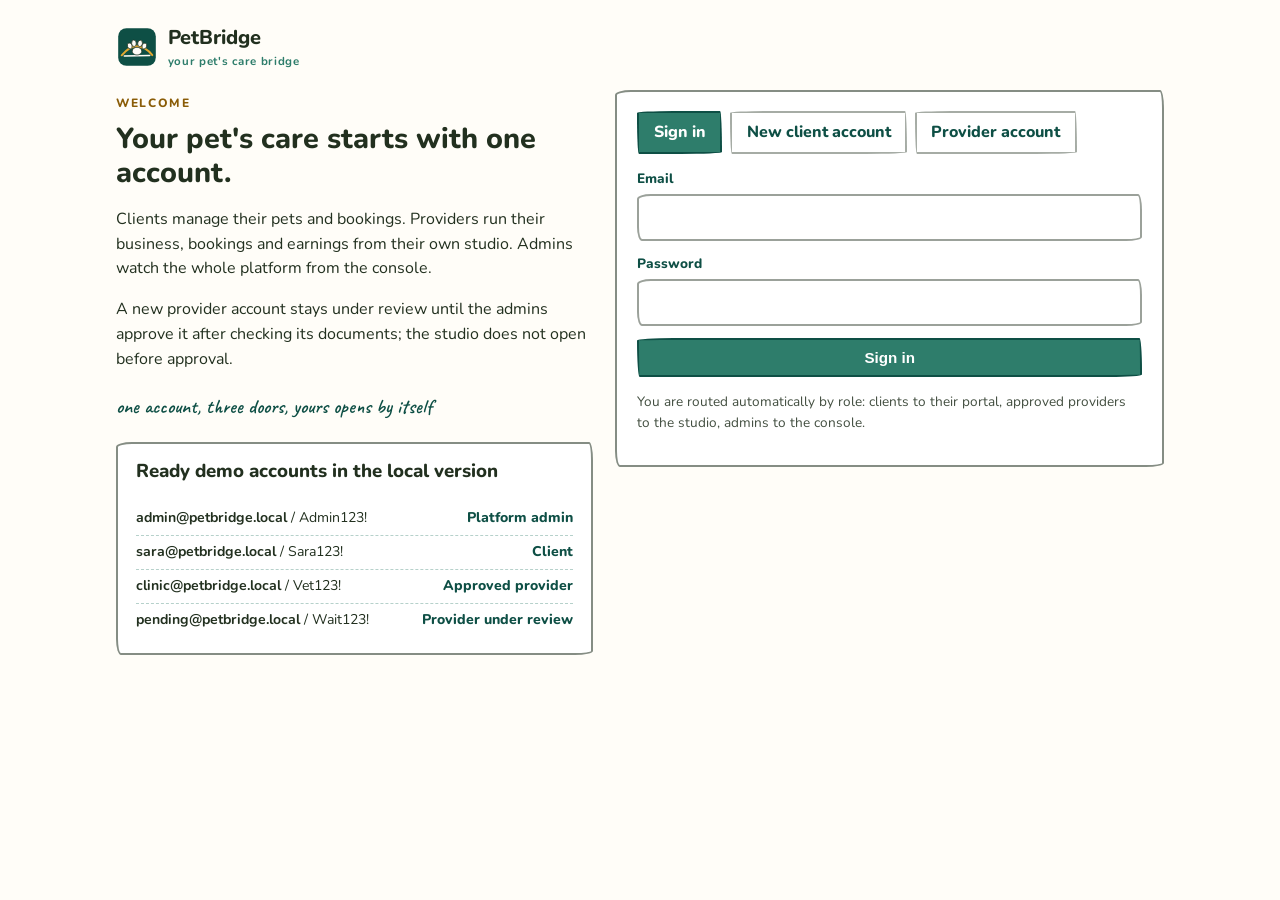
<file: frontend/index.html>
<!DOCTYPE html>
<html lang="en" dir="ltr">
<head>
<meta charset="utf-8">
<meta name="viewport" content="width=device-width, initial-scale=1">
<title>PetBridge | Client portal</title>
<meta name="description" content="PetBridge pet care platform: bookings, health records, a verified provider directory, adoption and lost and found.">
<meta name="theme-color" content="#2E7D6B">
<link rel="manifest" href="./manifest.webmanifest">
<link rel="icon" href="./icon.svg" type="image/svg+xml">
<meta name="mobile-web-app-capable" content="yes">
<meta name="apple-mobile-web-app-capable" content="yes">
<meta name="apple-mobile-web-app-status-bar-style" content="default">
<link rel="apple-touch-icon" href="./icon.svg">
<link rel="preconnect" href="https://fonts.googleapis.com">
<link rel="preconnect" href="https://fonts.gstatic.com" crossorigin>
<link href="https://fonts.googleapis.com/css2?family=Nunito:wght@400;700;800;900&family=Caveat:wght@600;700&display=swap" rel="stylesheet">
<link rel="stylesheet" href="./app.css">
</head>
<body class="portal-client">
<header class="topbar">
  <div class="topbar-in">
    <a class="brand" href="./index.html"><img src="./icon.svg" alt=""><span>PetBridge<small>your pet's care bridge</small></span></a>
    <nav class="topnav">
      <a href="#pets">My pets</a>
      <a href="#directory">Directory</a>
      <a href="#bookings">My bookings</a>
      <a href="#lost">Lost &amp; found</a>
      <a href="#community">Community</a>
      <a href="#shop">Shop</a>
    </nav>
    <div class="userbox">
      <span class="small" id="user-name"></span>
      <a class="btn ghost small" id="provider-link" href="./provider.html" hidden>Provider portal</a>
      <a class="btn ghost small" id="admin-link" href="./admin.html" hidden>Admin</a>
      <button class="btn small" id="logout-btn" type="button">Sign out</button>
    </div>
  </div>
</header>

<div class="wrap">
  <div class="msg error" id="page-error"></div>
  <div class="msg success" id="page-ok"></div>

  <section class="hero">
    <div class="hero-main">
      <span class="kicker">Client portal</span>
      <h1>Everything your pet needs, in one notebook.</h1>
      <p>Follow vaccinations and due dates, book a clinic, grooming or boarding with verified providers, report a lost pet, and order supplies from nearby shops.</p>
      <div style="display:flex;gap:.6rem;flex-wrap:wrap;margin-top:1rem">
        <a class="btn ochre" href="#directory">Book a service now</a>
        <button class="btn ghost" id="tour-btn" type="button">Take the short tour</button>
      </div>
      <p class="margin-note" style="margin:.9rem 0 0">start with your pets, the rest falls into place</p>
    </div>
    <aside class="hero-side" id="due-panel">
      <h3>Coming due for your pets</h3>
      <div id="due-list"><p class="small">Loading…</p></div>
      <div id="notif-list"></div>
      <p class="margin-note" style="margin:.6rem 0 0">we watch the dates so you don't have to</p>
    </aside>
  </section>

  <svg class="paw-trail" viewBox="0 0 1120 54" preserveAspectRatio="none" aria-hidden="true">
    <path class="trail" d="M4 40 C 200 8, 380 50, 560 24 S 940 10, 1116 34"/>
    <g class="paw"><ellipse cx="150" cy="26" rx="7" ry="5.6"/><ellipse cx="138" cy="17" rx="3" ry="3.8" transform="rotate(-16 138 17)"/><ellipse cx="147" cy="13.5" rx="3" ry="4"/><ellipse cx="156" cy="13.5" rx="3" ry="4"/><ellipse cx="164" cy="17" rx="3" ry="3.8" transform="rotate(16 164 17)"/></g>
    <g class="paw" transform="translate(330,6) rotate(8)"><ellipse cx="150" cy="26" rx="7" ry="5.6"/><ellipse cx="138" cy="17" rx="3" ry="3.8" transform="rotate(-16 138 17)"/><ellipse cx="147" cy="13.5" rx="3" ry="4"/><ellipse cx="156" cy="13.5" rx="3" ry="4"/><ellipse cx="164" cy="17" rx="3" ry="3.8" transform="rotate(16 164 17)"/></g>
    <g class="paw" transform="translate(540,-4) rotate(-6)"><ellipse cx="150" cy="26" rx="7" ry="5.6"/><ellipse cx="138" cy="17" rx="3" ry="3.8" transform="rotate(-16 138 17)"/><ellipse cx="147" cy="13.5" rx="3" ry="4"/><ellipse cx="156" cy="13.5" rx="3" ry="4"/><ellipse cx="164" cy="17" rx="3" ry="3.8" transform="rotate(16 164 17)"/></g>
    <g class="paw" transform="translate(760,4) rotate(10)"><ellipse cx="150" cy="26" rx="7" ry="5.6"/><ellipse cx="138" cy="17" rx="3" ry="3.8" transform="rotate(-16 138 17)"/><ellipse cx="147" cy="13.5" rx="3" ry="4"/><ellipse cx="156" cy="13.5" rx="3" ry="4"/><ellipse cx="164" cy="17" rx="3" ry="3.8" transform="rotate(16 164 17)"/></g>
  </svg>

  <section class="section" aria-label="Quick actions">
    <div class="section-head"><div><h2>What can you do here?</h2><p>Pick an action and you land right at its section.</p></div></div>
    <div class="rail">
      <a href="#directory"><svg class="icon" viewBox="0 0 24 24"><circle cx="11" cy="11" r="6.6"/><path d="M19.5 19.5l-3.6-3.4"/></svg>Find a provider</a>
      <a href="#bookings"><svg class="icon" viewBox="0 0 24 24"><rect x="3.2" y="5.2" width="17.6" height="15.6" rx="2"/><path d="M3.4 10.2h17.3M8.2 3v4M15.8 3.2v3.8"/></svg>Track my bookings</a>
      <a href="#breed"><svg class="icon" viewBox="0 0 24 24"><rect x="3.2" y="6.2" width="17.6" height="13.6" rx="2"/><circle cx="12" cy="13" r="3.4"/><path d="M8.2 6.1L9.6 3.6h4.9L15.9 6"/></svg>Identify a breed</a>
      <a href="#lost"><svg class="icon" viewBox="0 0 24 24"><path d="M12 20.8S5.2 15.4 5.1 10a6.9 6.9 0 1113.8.2c-.1 5.3-6.9 10.6-6.9 10.6z"/><circle cx="12" cy="10" r="2.5"/></svg>Report lost or found</a>
      <a href="#adopt"><svg class="icon" viewBox="0 0 24 24"><path d="M12 20s-6.8-4.2-8.8-8.8A4.9 4.9 0 0112 8.2a4.9 4.9 0 018.8 3C18.8 15.8 12 20 12 20z"/></svg>Adopt or rehome</a>
      <a href="#shop"><svg class="icon" viewBox="0 0 24 24"><path d="M4.2 6.2h15.7l-1.1 7.8H6.1L4.9 3.2H2.2"/><circle cx="7.2" cy="19.8" r="1.5"/><circle cx="16.8" cy="19.8" r="1.5"/></svg>Buy supplies</a>
      <a href="#articles"><svg class="icon" viewBox="0 0 24 24"><path d="M5.2 4.2h11.6a2 2 0 012 2V20H7.2a2 2 0 01-2-2z"/><path d="M9.2 9.2h5.8M9.2 13h5.8"/></svg>Read care articles</a>
    </div>
  </section>

  <section class="section" id="pets">
    <div class="section-head"><div><h2>My pets and their health records</h2><p>A follow-up notebook: every pet with its records, vaccinations and due dates.</p></div></div>
    <div class="ledger" id="pets-list"></div>

    <div class="grid2" style="margin-top:1.4rem">
      <form class="card" id="pet-form">
        <h3 style="margin-top:0">Add a new pet</h3>
        <div class="form-grid">
          <div><label for="pet-name">Name</label><input id="pet-name" required></div>
          <div><label for="pet-species">Species</label><input id="pet-species" placeholder="cat, dog, bird…" required></div>
          <div><label for="pet-breed">Breed</label><input id="pet-breed"></div>
          <div><label for="pet-birth">Birth date</label><input id="pet-birth" type="date"></div>
        </div>
        <div class="msg" id="pet-msg"></div>
        <button class="btn" type="submit" style="margin-top:.7rem">Save pet</button>
      </form>
      <form class="card" id="health-form">
        <h3 style="margin-top:0">Add a health record</h3>
        <div class="form-grid">
          <div><label for="health-pet">Pet</label><select id="health-pet" required></select></div>
          <div><label for="health-kind">Kind</label><select id="health-kind"><option value="vaccine">Vaccination</option><option value="medicine">Medication</option><option value="checkup">Checkup</option><option value="deworming">Deworming and parasites</option></select></div>
          <div><label for="health-name">Vaccine or medicine name</label><input id="health-name" required></div>
          <div><label for="health-given">Date given</label><input id="health-given" type="date"></div>
          <div><label for="health-due">Next due</label><input id="health-due" type="date"></div>
        </div>
        <div class="msg" id="health-msg"></div>
        <button class="btn" type="submit" style="margin-top:.7rem">Save health record</button>
      </form>
    </div>
  </section>

  <section class="section" id="directory">
    <div class="section-head"><div><h2>Service directory</h2><p>Approved providers only. Choose your pet, then tap an open slot to book instantly.</p></div></div>
    <form class="filters" id="dir-filters">
      <div><label for="f-city">City</label><input id="f-city" placeholder="e.g. Tanta"></div>
      <div><label for="f-category">Category</label><select id="f-category"><option value="">All categories</option></select></div>
      <div><label for="f-q">Search by name or service</label><input id="f-q" placeholder="clinic, grooming, vaccine…"></div>
      <button class="btn" type="submit">Search</button>
    </form>
    <div style="max-width:340px;margin-bottom:1rem"><label for="booking-pet">Booking for pet</label><select id="booking-pet"></select></div>
    <div class="msg" id="dir-msg"></div>
    <div id="dir-list"></div>
  </section>

  <section class="section" id="bookings">
    <div class="section-head"><div><h2>My bookings</h2><p>Each booking's status, total, platform commission and provider net, exactly as on the invoice.</p></div></div>
    <div class="msg" id="booking-msg"></div>
    <div id="bookings-list"></div>
  </section>

  <section class="section" id="breed">
    <div class="section-head"><div><h2>Breed identification from a photo</h2><p>A beta tool. Upload a photo and the system will try to identify the species, the breed and basic care notes.</p></div></div>
    <div class="grid2">
      <form class="card" id="breed-form">
        <span class="chip ochre">Beta demo</span>
        <div style="margin-top:.8rem"><label for="breed-file">Choose a pet photo</label><input id="breed-file" type="file" accept="image/*"></div>
        <div style="margin-top:.7rem"><label for="breed-species">Species, as you know it (optional)</label><input id="breed-species" placeholder="cat or dog…"></div>
        <div class="msg" id="breed-msg"></div>
        <button class="btn" type="submit" style="margin-top:.7rem">Analyse photo</button>
        <p class="small">This is a demo result for guidance only, not a diagnosis and not a final breed confirmation. When in doubt, ask a vet.</p>
      </form>
      <div class="card" id="breed-result"><div class="empty"><h3>No result yet</h3><p>Choose a clear photo of the pet's face and body, then press Analyse photo. The result appears here with first care tips.</p></div></div>
    </div>
  </section>

  <section class="section" id="lost">
    <div class="section-head"><div><h2>Lost and found</h2><p>Reports of lost and found pets, with the reporter's contact details.</p></div></div>
    <div class="grid2">
      <div id="lost-list"></div>
      <form class="card" id="lost-form">
        <h3 style="margin-top:0">Post a new report</h3>
        <div class="form-grid">
          <div><label for="lost-kind">Report type</label><select id="lost-kind"><option value="lost">Lost pet</option><option value="found">Pet I found</option></select></div>
          <div><label for="lost-title">Title</label><input id="lost-title" required></div>
          <div><label for="lost-pet">Pet name</label><input id="lost-pet"></div>
          <div><label for="lost-species">Species</label><input id="lost-species"></div>
          <div><label for="lost-city">City</label><input id="lost-city" required></div>
          <div><label for="lost-area">Area</label><input id="lost-area"></div>
          <div><label for="lost-phone">Contact phone</label><input id="lost-phone" type="tel"></div>
          <div class="full"><label for="lost-desc">Description and distinguishing marks</label><textarea id="lost-desc" rows="3"></textarea></div>
        </div>
        <div class="msg" id="lost-msg"></div>
        <button class="btn" type="submit" style="margin-top:.7rem">Post report</button>
      </form>
    </div>
  </section>

  <section class="section" id="adopt">
    <div class="section-head"><div><h2>Adoption</h2><p>Pets offered for adoption by owners and shelters. Contact the poster directly.</p></div></div>
    <div class="grid2">
      <div id="adopt-list"></div>
      <form class="card" id="adopt-form">
        <h3 style="margin-top:0">Offer a pet for adoption</h3>
        <div class="form-grid">
          <div><label for="ad-title">Title</label><input id="ad-title" required></div>
          <div><label for="ad-name">Pet name</label><input id="ad-name"></div>
          <div><label for="ad-species">Species</label><input id="ad-species"></div>
          <div><label for="ad-breed">Breed</label><input id="ad-breed"></div>
          <div><label for="ad-age">Age</label><input id="ad-age" placeholder="e.g. 8 months"></div>
          <div><label for="ad-city">City</label><input id="ad-city"></div>
          <div><label for="ad-phone">Contact phone</label><input id="ad-phone" type="tel"></div>
          <div class="full"><label for="ad-desc">Description and adoption conditions</label><textarea id="ad-desc" rows="3"></textarea></div>
        </div>
        <div class="msg" id="adopt-msg"></div>
        <button class="btn" type="submit" style="margin-top:.7rem">Post adoption listing</button>
      </form>
    </div>
  </section>

  <section class="section" id="community">
    <div class="section-head"><div><h2>Pet owners community</h2><p>Ask and share your experience. You can comment on posts or report rule-breaking content to the admins.</p></div></div>
    <form class="card" id="post-form" style="margin-bottom:1rem">
      <div class="form-grid">
        <div><label for="post-title">Post title</label><input id="post-title" required></div>
        <div class="full"><label for="post-body">Post text</label><textarea id="post-body" rows="3" required></textarea></div>
      </div>
      <div class="msg" id="post-msg"></div>
      <button class="btn" type="submit" style="margin-top:.7rem">Post to the community</button>
    </form>
    <div id="posts-list"></div>
  </section>

  <section class="section" id="articles">
    <div class="section-head"><div><h2>Care articles and tips</h2><p>Educational content on nutrition, training, behaviour and health.</p></div></div>
    <div id="articles-list"></div>
  </section>

  <section class="section" id="shop">
    <div class="section-head"><div><h2>Supplies shop</h2><p>Products from participating shops. Ordering here is a labelled simulation in this version, no real payment or delivery happens yet.</p></div></div>
    <div class="msg" id="shop-msg"></div>
    <div id="products-list"></div>
  </section>
</div>

<footer class="site">PetBridge, a demo platform running locally. Payment in this version is simulated and is not a real payment gateway.</footer>

<div class="modal-back" id="tour-back">
  <div class="modal">
    <span class="chip teal" id="tour-step-label"></span>
    <h2 id="tour-title"></h2>
    <p id="tour-text"></p>
    <div style="display:flex;gap:.6rem;flex-wrap:wrap">
      <button class="btn" id="tour-next" type="button">Next</button>
      <button class="btn ghost" id="tour-close" type="button">End tour</button>
    </div>
  </div>
</div>

<div class="modal-back" id="booked-back">
  <div class="modal" style="text-align:center">
    <span class="circle-wrap"><svg viewBox="0 0 200 60" preserveAspectRatio="none" aria-hidden="true"><ellipse cx="100" cy="30" rx="96" ry="26" transform="rotate(-1.5 100 30)"/></svg><h2 style="margin:0">Booking sent</h2></span>
    <p id="booked-text" style="margin-top:1rem"></p>
    <p class="margin-note">circled, noted, and on its way to the provider</p>
    <button class="btn" id="booked-close" type="button">Back to my bookings</button>
  </div>
</div>

<script src="./client.js"></script>
</body>
</html>
</file>
<file: frontend/app.css>
/* PetBridge front end. One brand, three identities.
   Client and auth: Hand-Drawn Companion (Nunito + Caveat margin notes).
   Provider: Bento Studio Console (Sora + IBM Plex Mono).
   Admin: Monochrome Swiss Console (Inter Tight + IBM Plex Mono).
   Each portal section below is scoped to its body class. */

*{box-sizing:border-box}
html{scroll-behavior:smooth}
body{margin:0}
img{max-width:100%}
.small{font-size:.85rem;opacity:.85}
.msg{display:none;padding:.7rem .9rem;margin:.6rem 0;font-size:.92rem}
.msg.show{display:block}
.msg.error{background:#fbe9e4;color:#8f2d1c;border:1.5px solid #c8402f}
.msg.success{background:#e5f2ec;color:#14532d;border:1.5px solid #2e7d6b}
.msg.info{background:#fdf3dd;color:#6b4e0e;border:1.5px solid #d98e1f}
.empty{padding:1.2rem;border:2px dashed rgba(34,48,31,.3)}
.empty h3{margin:.1rem 0 .3rem}
.empty p{margin:0}
.chip{display:inline-block;padding:.12rem .55rem;font-size:.78rem;font-weight:700;border:2px solid currentColor;background:transparent}
.price{font-weight:800;white-space:nowrap}
button{cursor:pointer}
input,select,textarea{font:inherit}
table{border-collapse:collapse;width:100%}
.table-wrap{overflow-x:auto}
details summary{cursor:pointer;font-weight:700}

/* ================= CLIENT + AUTH, Hand-Drawn Companion ================= */
body.portal-client,body.portal-auth{
  --paper:#FFFDF8; --ink:#22301F; --teal:#2E7D6B; --teal-deep:#0E4F45; --ochre:#E3A72F; --brick:#B3402A;
  background:var(--paper); color:var(--ink);
  font-family:"Nunito","Segoe UI",Tahoma,sans-serif; line-height:1.55;
}
.portal-client .mono,.portal-auth .mono{font-variant-numeric:tabular-nums}
.portal-client h1,.portal-client h2,.portal-client h3,.portal-auth h1,.portal-auth h2,.portal-auth h3{font-weight:800;line-height:1.2}
.margin-note{font-family:"Caveat","Segoe Script",cursive;font-size:1.25rem;color:var(--teal-deep);font-weight:600}
.kicker{font-weight:800;letter-spacing:.14em;text-transform:uppercase;font-size:.75rem;color:var(--teal)}

/* drawn stroke icon family: 2px strokes, round caps, slightly imperfect */
.icon{width:26px;height:26px;stroke:var(--teal);fill:none;stroke-width:2;stroke-linecap:round;stroke-linejoin:round;flex:0 0 auto}
.brand{display:flex;align-items:center;gap:.6rem;text-decoration:none;color:inherit;font-weight:800;font-size:1.25rem}
.brand small{display:block;font-size:.72rem;font-weight:700;color:var(--teal);letter-spacing:.06em}
.brand img{width:42px;height:42px}

/* buttons: chunky crayon blocks with a hand-cut radius */
.portal-client .btn,.portal-auth .btn{
  display:inline-flex;align-items:center;gap:.45rem;background:var(--teal);color:#fff;border:2.5px solid var(--teal-deep);
  font-weight:800;font-size:.95rem;padding:.55rem 1.1rem;text-decoration:none;cursor:pointer;
  border-radius:255px 18px 225px 18px/18px 225px 18px 255px;
}
.portal-client .btn:hover,.portal-auth .btn:hover{background:var(--teal-deep)}
.portal-client .btn.ochre,.portal-auth .btn.ochre{background:var(--ochre);border-color:#9a6d14;color:#22301F}
.portal-client .btn.ochre:hover,.portal-auth .btn.ochre:hover{background:#d1951f}
.portal-client .btn.ghost,.portal-auth .btn.ghost{background:transparent;color:var(--teal-deep);border-color:var(--teal)}
.portal-client .btn.danger,.portal-auth .btn.danger{background:transparent;color:var(--brick);border-color:var(--brick)}
.portal-client .btn.small,.portal-auth .btn.small{padding:.3rem .75rem;font-size:.85rem}

/* form controls, fully drawn */
.portal-client label,.portal-auth label{display:block;font-weight:800;font-size:.85rem;margin-bottom:.3rem;color:var(--teal-deep)}
.portal-client input,.portal-client select,.portal-client textarea,
.portal-auth input,.portal-auth select,.portal-auth textarea{
  width:100%;padding:.55rem .7rem;background:#fff;color:var(--ink);
  border:2px solid rgba(34,48,31,.45);border-radius:14px 4px 16px 5px/5px 16px 4px 14px;
  appearance:none;-webkit-appearance:none;font-variant-numeric:tabular-nums;
}
.portal-client select,.portal-auth select{
  background-image:url("data:image/svg+xml,%3Csvg xmlns='http://www.w3.org/2000/svg' width='12' height='8'%3E%3Cpath d='M1 1.5l5 4.8 5-4.8' fill='none' stroke='%232E7D6B' stroke-width='2' stroke-linecap='round'/%3E%3C/svg%3E");
  background-repeat:no-repeat;background-position:right .7rem center;padding-right:2rem;
}
.portal-client input[type="file"],.portal-auth input[type="file"]{padding:.4rem .6rem}
.portal-client input[type="file"]::file-selector-button,.portal-auth input[type="file"]::file-selector-button{
  font:inherit;font-weight:800;background:var(--ochre);border:2px solid #9a6d14;color:#22301F;padding:.3rem .8rem;margin-right:.6rem;cursor:pointer;border-radius:12px 3px 13px 4px/4px 13px 3px 12px;
}
.portal-client input:focus,.portal-client select:focus,.portal-client textarea:focus,
.portal-auth input:focus,.portal-auth select:focus,.portal-auth textarea:focus{outline:3px solid rgba(227,167,47,.55);outline-offset:1px;border-color:var(--teal)}
.form-grid{display:grid;grid-template-columns:1fr 1fr;gap:.8rem}
.form-grid .full{grid-column:1/-1}
@media (max-width:640px){.form-grid{grid-template-columns:1fr}}

/* top bar */
.portal-client .topbar{background:var(--paper);border-bottom:2.5px dashed rgba(46,125,107,.4);position:sticky;top:0;z-index:20}
.portal-client .topbar-in{max-width:1120px;margin:0 auto;padding:.6rem 1rem;display:flex;align-items:center;gap:1rem;flex-wrap:wrap}
.portal-client .topnav{display:flex;gap:1rem;flex-wrap:wrap;margin-inline-start:auto}
.portal-client .topnav a{color:var(--ink);text-decoration:none;font-weight:800;font-size:.92rem}
.portal-client .topnav a:hover{color:var(--teal);text-decoration:underline wavy var(--ochre) 1.5px;text-underline-offset:4px}
.portal-client .userbox{display:flex;align-items:center;gap:.6rem}
.portal-client .wrap{max-width:1120px;margin:0 auto;padding:1rem}
.portal-client .site{max-width:1120px;margin:2rem auto 0;padding:1rem;border-top:2.5px dashed rgba(46,125,107,.4);font-size:.85rem}

/* hero: notebook cover with washi tape */
.portal-client .hero{display:grid;grid-template-columns:1.6fr 1fr;gap:1.2rem;margin:1rem 0 1.4rem}
@media (max-width:860px){.portal-client .hero{grid-template-columns:1fr}}
.portal-client .hero-main{
  position:relative;background:#fff;border:2.5px solid var(--ink);padding:1.6rem 1.5rem 1.3rem;
  border-radius:255px 18px 225px 18px/18px 225px 18px 255px;
}
.portal-client .hero-main::before{
  content:"";position:absolute;top:-14px;left:44px;width:110px;height:26px;transform:rotate(-2.5deg);
  background:rgba(227,167,47,.55);clip-path:polygon(2% 0,98% 6%,100% 88%,0 100%);
}
.portal-client .hero-main h1{font-size:1.9rem;margin:.3rem 0 .5rem}
.portal-client .hero-side{background:var(--teal-deep);color:#eef6f1;padding:1.2rem 1.3rem;border-radius:18px 225px 18px 255px/255px 18px 225px 18px}
.portal-client .hero-side h3{margin:.1rem 0 .6rem;color:#fff}
.portal-client .hero-side .margin-note{color:var(--ochre)}
.portal-client .due-line{padding:.45rem 0;border-bottom:1.5px dashed rgba(255,253,248,.35);font-variant-numeric:tabular-nums}
.portal-client .notif-dot{display:block;padding:.35rem 0;font-size:.88rem}

/* paw trail between sections */
.portal-client .paw-trail{display:block;width:100%;height:54px;margin:.2rem 0 .6rem}
.portal-client .paw-trail path.trail{stroke:var(--teal);stroke-width:2.2;stroke-dasharray:1 9;stroke-linecap:round;fill:none;opacity:.65}
.portal-client .paw-trail .paw{fill:var(--teal);opacity:.5}

/* quick rail: drawn action sketches, not cards */
.portal-client .section{margin:2.2rem 0}
.portal-client .section-head{margin-bottom:.9rem}
.portal-client .section-head h2{margin:0 0 .15rem;font-size:1.45rem}
.portal-client .section-head p{margin:0;opacity:.85}
.portal-client .rail{display:flex;gap:1.4rem;flex-wrap:wrap;border-top:2.5px dashed rgba(46,125,107,.35);border-bottom:2.5px dashed rgba(46,125,107,.35);padding:1rem .2rem}
.portal-client .rail a{display:flex;flex-direction:column;align-items:center;gap:.4rem;color:var(--ink);text-decoration:none;font-weight:800;font-size:.88rem;max-width:110px;text-align:center}
.portal-client .rail a:hover .icon{stroke:var(--ochre)}
.portal-client .rail a:hover{color:var(--teal-deep)}

/* pet pages: washi-taped notebook sheets */
.portal-client .ledger{display:flex;flex-direction:column;gap:1.3rem}
.portal-client .pet-page{
  position:relative;background:#fff;border:2px solid rgba(34,48,31,.7);padding:1.15rem 1.2rem .95rem;
  display:grid;grid-template-columns:64px 1.1fr .9fr 1.6fr auto;gap:1rem;align-items:start;
  border-radius:16px 4px 18px 5px/5px 18px 4px 16px;
}
.portal-client .pet-page:nth-child(odd){transform:rotate(-.35deg)}
.portal-client .pet-page:nth-child(even){transform:rotate(.3deg)}
.portal-client .pet-page::before{
  content:"";position:absolute;top:-12px;left:38px;width:92px;height:24px;transform:rotate(-2deg);
  background:rgba(46,125,107,.4);clip-path:polygon(2% 0,98% 6%,100% 88%,0 100%);
}
.portal-client .pet-page:nth-child(even)::before{background:rgba(227,167,47,.55);left:auto;right:38px;transform:rotate(2deg)}
@media (max-width:860px){.portal-client .pet-page{grid-template-columns:52px 1fr;}}
.portal-client .pet-face{color:var(--teal)}
.portal-client .pet-face svg{width:52px;height:52px}
.portal-client .pet-page strong{font-size:1.12rem}
/* health timeline down a stitch line */
.portal-client .stitch{border-inline-start:2.5px dashed var(--teal);padding-inline-start:.85rem;display:flex;flex-direction:column;gap:.42rem}
.portal-client .health-line{position:relative;font-size:.9rem;font-variant-numeric:tabular-nums}
.portal-client .health-line::before{content:"";position:absolute;inset-inline-start:-1.13rem;top:.42em;width:9px;height:9px;border-radius:50%;background:var(--paper);border:2.5px solid var(--teal)}
.portal-client .health-line.overdue{color:var(--brick);font-weight:800}
.portal-client .health-line.overdue::before{border-color:var(--brick);background:var(--brick)}
.portal-client .health-line.due-soon{font-weight:700}
.portal-client .health-line.due-soon::before{border-color:var(--ochre);background:var(--ochre)}

/* generic content cards (forms, posts, articles) keep a quiet drawn edge */
.portal-client .card,.portal-auth .card{
  background:#fff;border:2px solid rgba(34,48,31,.55);padding:1.15rem 1.25rem;
  border-radius:16px 4px 18px 5px/5px 18px 4px 16px;
}
.portal-client .grid2{display:grid;grid-template-columns:1fr 1fr;gap:1.1rem}
@media (max-width:860px){.portal-client .grid2{grid-template-columns:1fr}}
.portal-client .chip{border-radius:225px 12px 255px 12px/12px 255px 12px 225px;color:var(--teal-deep)}
.portal-client .chip.ok{color:var(--teal-deep);border-color:var(--teal)}
.portal-client .chip.warn{color:#8a5c07;border-color:var(--ochre)}
.portal-client .chip.bad{color:var(--brick);border-color:var(--brick)}
.portal-client .chip.teal{color:var(--teal-deep);border-color:var(--teal)}
.portal-client .chip.ochre{color:#8a5c07;border-color:var(--ochre);background:rgba(227,167,47,.14)}

/* directory rows: open notebook spreads */
.portal-client .filters{display:flex;gap:.8rem;flex-wrap:wrap;align-items:end;margin-bottom:1rem}
.portal-client .filters>div{flex:1 1 180px}
.portal-client .dir-row{display:grid;grid-template-columns:1fr 1.5fr;gap:1.2rem;padding:1.1rem 0;border-bottom:2.5px dashed rgba(46,125,107,.35)}
@media (max-width:860px){.portal-client .dir-row{grid-template-columns:1fr}}
.portal-client .dir-row h3{margin:.35rem 0 .2rem;font-size:1.2rem}
.portal-client .stars{font-weight:800;color:#8a5c07;font-variant-numeric:tabular-nums}
.portal-client .svc{padding:.65rem 0;border-bottom:1.5px dotted rgba(34,48,31,.3)}
.portal-client .svc:last-child{border-bottom:0}
.portal-client .slot-btn{
  font:inherit;font-weight:700;font-size:.85rem;background:#fff;color:var(--teal-deep);
  border:2px dashed var(--teal);padding:.32rem .6rem;margin:.35rem .35rem 0 0;cursor:pointer;font-variant-numeric:tabular-nums;
  border-radius:225px 12px 255px 12px/12px 255px 12px 225px;
}
.portal-client .slot-btn:hover{background:rgba(46,125,107,.1)}
.portal-client .slot-btn.full{border-color:rgba(34,48,31,.3);color:rgba(34,48,31,.45);text-decoration:line-through;cursor:not-allowed}

/* bookings as notebook lines */
.portal-client .booking-line{display:flex;justify-content:space-between;gap:1rem;padding:.85rem 0;border-bottom:2px dashed rgba(46,125,107,.3);flex-wrap:wrap}
.portal-client .booking-line.warn{background:rgba(227,167,47,.1)}
.portal-client .post,.portal-client .article{padding:1rem 0;border-bottom:2px dashed rgba(46,125,107,.3)}
.portal-client .comment{border-inline-start:2.5px dashed rgba(46,125,107,.45);padding:.25rem .7rem;margin-top:.45rem;font-size:.92rem}
.portal-client .shop-row{display:flex;justify-content:space-between;gap:1rem;align-items:center;padding:.85rem 0;border-bottom:2px dashed rgba(46,125,107,.3);flex-wrap:wrap}
.portal-client .shop-row input[type="number"]{width:70px}

/* tour + booking confirmation overlays */
.portal-client .modal-back{display:none;position:fixed;inset:0;background:rgba(34,48,31,.45);z-index:50;align-items:center;justify-content:center;padding:1rem}
.portal-client .modal-back.show{display:flex}
.portal-client .modal{background:var(--paper);max-width:460px;width:100%;padding:1.5rem;border:2.5px solid var(--ink);border-radius:255px 18px 225px 18px/18px 225px 18px 255px;position:relative}
.portal-client .circle-wrap{position:relative;display:inline-block;padding:.4rem 1.2rem}
.portal-client .circle-wrap svg{position:absolute;inset:-6px -4px;width:calc(100% + 8px);height:calc(100% + 12px);overflow:visible}
.portal-client .circle-wrap svg ellipse{fill:none;stroke:var(--teal);stroke-width:3;stroke-linecap:round;stroke-dasharray:640;stroke-dashoffset:640}
.portal-client .modal-back.show .circle-wrap svg ellipse{animation:drawcircle 0.9s ease-out 0.15s forwards}
@keyframes drawcircle{to{stroke-dashoffset:0}}
@media (prefers-reduced-motion:reduce){.portal-client .modal-back.show .circle-wrap svg ellipse{animation:none;stroke-dashoffset:0}}

/* auth layout (shares the companion identity) */
.portal-auth .auth-shell{max-width:1080px;margin:0 auto;padding:1.4rem 1rem 2.5rem}
.portal-auth .auth-grid{display:grid;grid-template-columns:1fr 1.15fr;gap:1.4rem;margin-top:1.2rem;align-items:start}
@media (max-width:860px){.portal-auth .auth-grid{grid-template-columns:1fr}}
.portal-auth .auth-intro h1{font-size:1.8rem;margin:.4rem 0 .6rem}
.portal-auth .demo-box{margin-top:1.2rem;background:#fff;border:2px solid rgba(34,48,31,.55);padding:1rem 1.1rem;border-radius:16px 4px 18px 5px/5px 18px 4px 16px}
.portal-auth .demo-acct{display:flex;justify-content:space-between;gap:.8rem;padding:.35rem 0;border-bottom:1.5px dashed rgba(46,125,107,.35);font-size:.88rem;flex-wrap:wrap}
.portal-auth .demo-acct:last-child{border-bottom:0}
.portal-auth .demo-role{font-weight:800;color:var(--teal-deep)}
.portal-auth .tabs{display:flex;gap:.5rem;flex-wrap:wrap;margin-bottom:.9rem}
.portal-auth .tab{font:inherit;font-weight:800;background:transparent;color:var(--teal-deep);border:2px solid rgba(34,48,31,.4);padding:.45rem .9rem;cursor:pointer;border-radius:225px 12px 255px 12px/12px 255px 12px 225px}
.portal-auth .tab.active{background:var(--teal);border-color:var(--teal-deep);color:#fff}
.portal-auth .doc-row{display:grid;grid-template-columns:1fr 1fr 1fr;gap:.6rem;margin-bottom:.6rem}
@media (max-width:640px){.portal-auth .doc-row{grid-template-columns:1fr}}
.portal-auth .pending-note{border:2px dashed var(--ochre);padding:.7rem .9rem;font-size:.9rem;background:rgba(227,167,47,.1)}

/* ================= PROVIDER, Bento Studio Console ================= */
body.portal-provider{
  --porcelain:#F6F4EF; --tile:#FFFFFF; --tile2:#EFECE5; --tile3:#E7E2D6;
  --deep:#0E4F45; --teal:#2E7D6B; --ochre:#D98E1F; --ink:#1E2A26; --brick:#B3402A;
  background:var(--porcelain); color:var(--ink);
  font-family:"Sora","Segoe UI",Tahoma,sans-serif; line-height:1.5;
}
.portal-provider .mono, .portal-provider td.num, .portal-provider .money{
  font-family:"IBM Plex Mono","Courier New",monospace; font-variant-numeric:tabular-nums;
}
.portal-provider .shell{display:grid;grid-template-columns:248px 1fr;min-height:100vh}
@media (max-width:900px){.portal-provider .shell{grid-template-columns:1fr}}
.portal-provider .sidebar{background:var(--tile2);padding:1.2rem 1rem;display:flex;flex-direction:column;gap:.3rem}
.portal-provider .side-link{
  font:inherit;font-weight:600;text-align:start;background:transparent;border:0;color:var(--ink);
  padding:.55rem .7rem;cursor:pointer;border-inline-start:3px solid transparent;font-size:.93rem;
}
.portal-provider .side-link:hover{background:var(--tile)}
.portal-provider .side-link.active{border-inline-start-color:var(--ochre);background:var(--tile);font-weight:700}
.portal-provider .main{padding:1.4rem 1.6rem 3rem;max-width:1180px}
.portal-provider h1{font-size:1.55rem;margin:.1rem 0 .2rem;font-weight:800}
.portal-provider h2{font-size:1.15rem;font-weight:700;margin:0 0 .8rem}
.portal-provider .kicker{color:var(--teal);font-weight:700;letter-spacing:.12em;text-transform:uppercase;font-size:.72rem}
.portal-provider .btn{
  display:inline-flex;align-items:center;gap:.4rem;background:var(--deep);color:#fff;border:0;
  font-weight:700;font-size:.9rem;padding:.55rem 1rem;cursor:pointer;text-decoration:none;border-radius:6px;
}
.portal-provider .btn:hover{background:var(--teal)}
.portal-provider .btn.ghost{background:var(--tile3);color:var(--ink)}
.portal-provider .btn.danger{background:transparent;color:var(--brick);border:1.5px solid var(--brick)}
.portal-provider .btn.small{padding:.32rem .7rem;font-size:.83rem}
.portal-provider label{display:block;font-weight:600;font-size:.83rem;margin-bottom:.3rem;color:var(--deep)}
.portal-provider input,.portal-provider select,.portal-provider textarea{
  width:100%;padding:.55rem .65rem;background:var(--tile);color:var(--ink);
  border:1.5px solid #CFC9BA;border-radius:6px;appearance:none;-webkit-appearance:none;font-variant-numeric:tabular-nums;
}
.portal-provider select{
  background-image:url("data:image/svg+xml,%3Csvg xmlns='http://www.w3.org/2000/svg' width='12' height='8'%3E%3Cpath d='M1 1.5l5 4.8 5-4.8' fill='none' stroke='%230E4F45' stroke-width='2' stroke-linecap='round'/%3E%3C/svg%3E");
  background-repeat:no-repeat;background-position:right .65rem center;padding-right:2rem;
}
.portal-provider input[type="file"]::file-selector-button{font:inherit;font-weight:700;background:var(--tile3);border:1.5px solid #CFC9BA;padding:.3rem .7rem;margin-right:.6rem;cursor:pointer;border-radius:5px}
.portal-provider input:focus,.portal-provider select:focus,.portal-provider textarea:focus{outline:3px solid rgba(217,142,31,.45);outline-offset:1px;border-color:var(--deep)}
.portal-provider .chip{border-radius:4px;color:var(--deep);font-family:"IBM Plex Mono",monospace;font-size:.72rem}
.portal-provider .chip.ok{color:var(--deep)}
.portal-provider .chip.warn{color:#8a5c07}
.portal-provider .chip.bad{color:var(--brick)}
.portal-provider .panel{background:var(--tile);padding:1.2rem 1.3rem;margin:1.1rem 0;border-radius:10px}
.portal-provider .card{background:var(--porcelain);padding:1.1rem 1.2rem;border-radius:8px}
.portal-provider th{font-size:.72rem;letter-spacing:.1em;text-transform:uppercase;color:var(--deep);text-align:start;padding:.5rem .6rem;border-bottom:2px solid var(--tile3)}
.portal-provider td{padding:.55rem .6rem;border-bottom:1px solid var(--tile2);font-size:.92rem;vertical-align:top}
.portal-provider .stars{font-weight:700;color:#8a5c07;font-variant-numeric:tabular-nums}
.portal-provider .booking-line{display:flex;justify-content:space-between;gap:1rem;padding:.7rem 0;border-bottom:1px solid var(--tile2);flex-wrap:wrap}
.portal-provider .empty{border-color:#CFC9BA;background:var(--porcelain)}

/* the bento grid: 1 large, 2 medium, 4 small. No equal tiles. */
.portal-provider .bento{display:grid;grid-template-columns:repeat(4,1fr);gap:16px;margin:1rem 0 1.4rem}
.portal-provider .tile{background:var(--tile);border-radius:10px;padding:1.1rem 1.2rem;position:relative;overflow:hidden}
.portal-provider .tile .t-k{font-size:.72rem;font-weight:700;letter-spacing:.12em;text-transform:uppercase;color:var(--teal)}
.portal-provider .tile .t-v{font-family:"IBM Plex Mono",monospace;font-weight:600;font-variant-numeric:tabular-nums}
.portal-provider .tile-large{grid-column:span 2;grid-row:span 2;background:var(--deep);color:#EAF3EF}
.portal-provider .tile-large .t-k{color:var(--ochre)}
.portal-provider .tile-large .big{font-size:3.2rem;line-height:1.05}
.portal-provider .tile-large .next-line{border-top:1px solid rgba(234,243,239,.25);padding:.5rem 0;font-size:.9rem}
.portal-provider .tile-large .btn{background:var(--ochre);color:#1E2A26}
.portal-provider .tile-med{grid-column:span 2;background:var(--tile)}
.portal-provider .tile-small{grid-column:span 1;background:var(--tile2)}
.portal-provider .tile-small .t-v{font-size:1.5rem}
.portal-provider .tile .second{margin-top:.7rem;border-top:1px solid var(--tile2);padding-top:.6rem}
.portal-provider .tile-large .second{border-top-color:rgba(234,243,239,.25)}
@media (max-width:900px){
  .portal-provider .tile-large,.portal-provider .tile-med{grid-column:span 4}
  .portal-provider .tile-small{grid-column:span 2}
}
.portal-provider .spark{display:flex;align-items:flex-end;gap:4px;height:44px;margin-top:.6rem}
.portal-provider .spark i{flex:1;background:var(--teal);min-height:3px;display:block}
.portal-provider .spark i:last-child{background:var(--ochre)}
.portal-provider .earn-row{display:flex;justify-content:space-between;gap:1rem;padding:.3rem 0;font-size:.92rem}
.portal-provider .earn-row .money{font-size:1.02rem}
.portal-provider .quick-actions{display:flex;flex-direction:column;gap:.45rem;margin-top:.5rem}
.portal-provider .quick-actions .btn{justify-content:center}

/* ================= ADMIN, Monochrome Swiss Console ================= */
body.portal-admin{
  --char:#131517; --panel:#1B1E21; --panel2:#22262A; --hair:#2C3034; --txt:#E8EAEB; --dim:#9BA1A6;
  --approve:#2E7D6B; --refuse:#C8402F;
  background:var(--char); color:var(--txt);
  font-family:"Inter Tight","Segoe UI",Tahoma,sans-serif; line-height:1.45; font-size:14.5px;
}
.portal-admin .mono, .portal-admin .audit-rail, .portal-admin td.id, .portal-admin .kpi b{
  font-family:"IBM Plex Mono","Courier New",monospace; font-variant-numeric:tabular-nums;
}
.portal-admin .layout{display:grid;grid-template-columns:1fr 348px;min-height:100vh}
@media (max-width:1080px){.portal-admin .layout{grid-template-columns:1fr}}
.portal-admin .maincol{padding:1.2rem 1.4rem 3rem;min-width:0}
.portal-admin .brandrow{display:flex;align-items:center;gap:.7rem;border-bottom:1px solid var(--hair);padding-bottom:.8rem;margin-bottom:1rem}
.portal-admin .brandrow .brand{color:var(--txt);font-size:1.1rem}
.portal-admin .brandrow .brand small{color:var(--dim)}
.portal-admin .brand img{filter:grayscale(1) brightness(1.7)}
.portal-admin h1{font-size:1.35rem;font-weight:600;letter-spacing:-.01em;margin:.2rem 0 .3rem}
.portal-admin h2{font-size:.95rem;font-weight:600;letter-spacing:.08em;text-transform:uppercase;margin:0 0 .7rem}
.portal-admin h3{font-size:.85rem;font-weight:600;letter-spacing:.06em;text-transform:uppercase;color:var(--dim);margin:1.1rem 0 .4rem}
.portal-admin .kicker{color:var(--dim);font-weight:600;letter-spacing:.16em;text-transform:uppercase;font-size:.68rem}
.portal-admin .navrow{display:flex;gap:1.1rem;flex-wrap:wrap;border-bottom:1px solid var(--hair);padding-bottom:.6rem;margin-bottom:1.1rem}
.portal-admin .side-link{font:inherit;background:none;border:0;color:var(--dim);cursor:pointer;padding:.2rem 0;font-size:.88rem;font-weight:500}
.portal-admin .side-link:hover{color:var(--txt)}
.portal-admin .side-link.active{color:var(--txt);border-bottom:2px solid var(--txt)}
/* KPI register: ruled cells, never cards */
.portal-admin .kpi-strip{display:flex;flex-wrap:wrap;border-top:1px solid var(--hair);border-bottom:1px solid var(--hair)}
.portal-admin .kpi{flex:1 1 150px;padding:.6rem .8rem;border-inline-end:1px solid var(--hair)}
.portal-admin .kpi:last-child{border-inline-end:0}
.portal-admin .kpi b{display:block;font-size:1.3rem;font-weight:600}
.portal-admin .kpi span{font-size:.72rem;letter-spacing:.08em;text-transform:uppercase;color:var(--dim)}
/* registers: everything is a ruled table */
.portal-admin .panel{border-top:2px solid var(--txt);padding:1rem 0 1.4rem;margin-top:1.4rem}
.portal-admin th{font-size:.7rem;letter-spacing:.12em;text-transform:uppercase;color:var(--dim);text-align:start;padding:.45rem .6rem;border-bottom:1px solid var(--hair);font-weight:600}
.portal-admin td{padding:.5rem .6rem;border-bottom:1px solid var(--hair);font-size:.9rem;vertical-align:top}
.portal-admin tr:hover td{background:var(--panel)}
.portal-admin .card{background:var(--panel);padding:1rem 1.1rem}
.portal-admin label{display:block;font-size:.78rem;font-weight:600;letter-spacing:.05em;margin-bottom:.35rem;color:var(--dim)}
.portal-admin input,.portal-admin select,.portal-admin textarea{
  width:100%;padding:.5rem .6rem;background:var(--panel);color:var(--txt);
  border:1px solid var(--hair);border-radius:0;appearance:none;-webkit-appearance:none;font-variant-numeric:tabular-nums;
}
.portal-admin input:focus,.portal-admin select:focus,.portal-admin textarea:focus{outline:2px solid var(--txt);outline-offset:0;border-color:var(--txt)}
/* buttons are monochrome; colour exists only on decisions */
.portal-admin .btn{
  display:inline-flex;align-items:center;gap:.35rem;background:transparent;color:var(--txt);
  border:1px solid var(--hair);font-weight:600;font-size:.85rem;padding:.45rem .85rem;cursor:pointer;text-decoration:none;border-radius:0;
}
.portal-admin .btn:hover{border-color:var(--txt)}
.portal-admin .btn.small{padding:.26rem .6rem;font-size:.8rem}
.portal-admin .btn.approve{background:var(--approve);border-color:var(--approve);color:#fff}
.portal-admin .btn.approve:hover{background:#35957e}
.portal-admin .btn.danger{background:transparent;border-color:var(--refuse);color:#e88a7c}
.portal-admin .btn.danger:hover{background:var(--refuse);color:#fff}
.portal-admin .btn.ghost{border-color:transparent;color:var(--dim)}
.portal-admin .btn.ghost:hover{color:var(--txt);border-color:var(--hair)}
.portal-admin .chip{border:1px solid var(--hair);color:var(--dim);border-radius:0;font-size:.7rem;letter-spacing:.06em;text-transform:uppercase}
.portal-admin .msg{border-radius:0}
.portal-admin .msg.error{background:#2a1713;color:#f0b3a7;border:1px solid var(--refuse)}
.portal-admin .msg.success{background:#12241f;color:#9fd4c3;border:1px solid var(--approve)}
.portal-admin .empty{border:1px dashed var(--hair);color:var(--dim)}
.portal-admin .booking-line{display:flex;justify-content:space-between;gap:1rem;padding:.6rem 0;border-bottom:1px solid var(--hair);flex-wrap:wrap}
.portal-admin .booking-line.warn{background:var(--panel)}
/* permanent audit rail */
.portal-admin .audit-rail{
  border-inline-start:1px solid var(--hair);background:var(--panel);
  padding:1.1rem 1rem;position:sticky;top:0;height:100vh;overflow-y:auto;font-size:.8rem;
}
@media (max-width:1080px){.portal-admin .audit-rail{position:static;height:auto;border-inline-start:0;border-top:1px solid var(--hair)}}
.portal-admin .audit-rail h2{color:var(--txt)}
.portal-admin .audit-rail table{font-size:.78rem}
.portal-admin .audit-rail td{padding:.4rem .35rem}
.portal-admin .audit-rail th{padding:.35rem}
</file>
